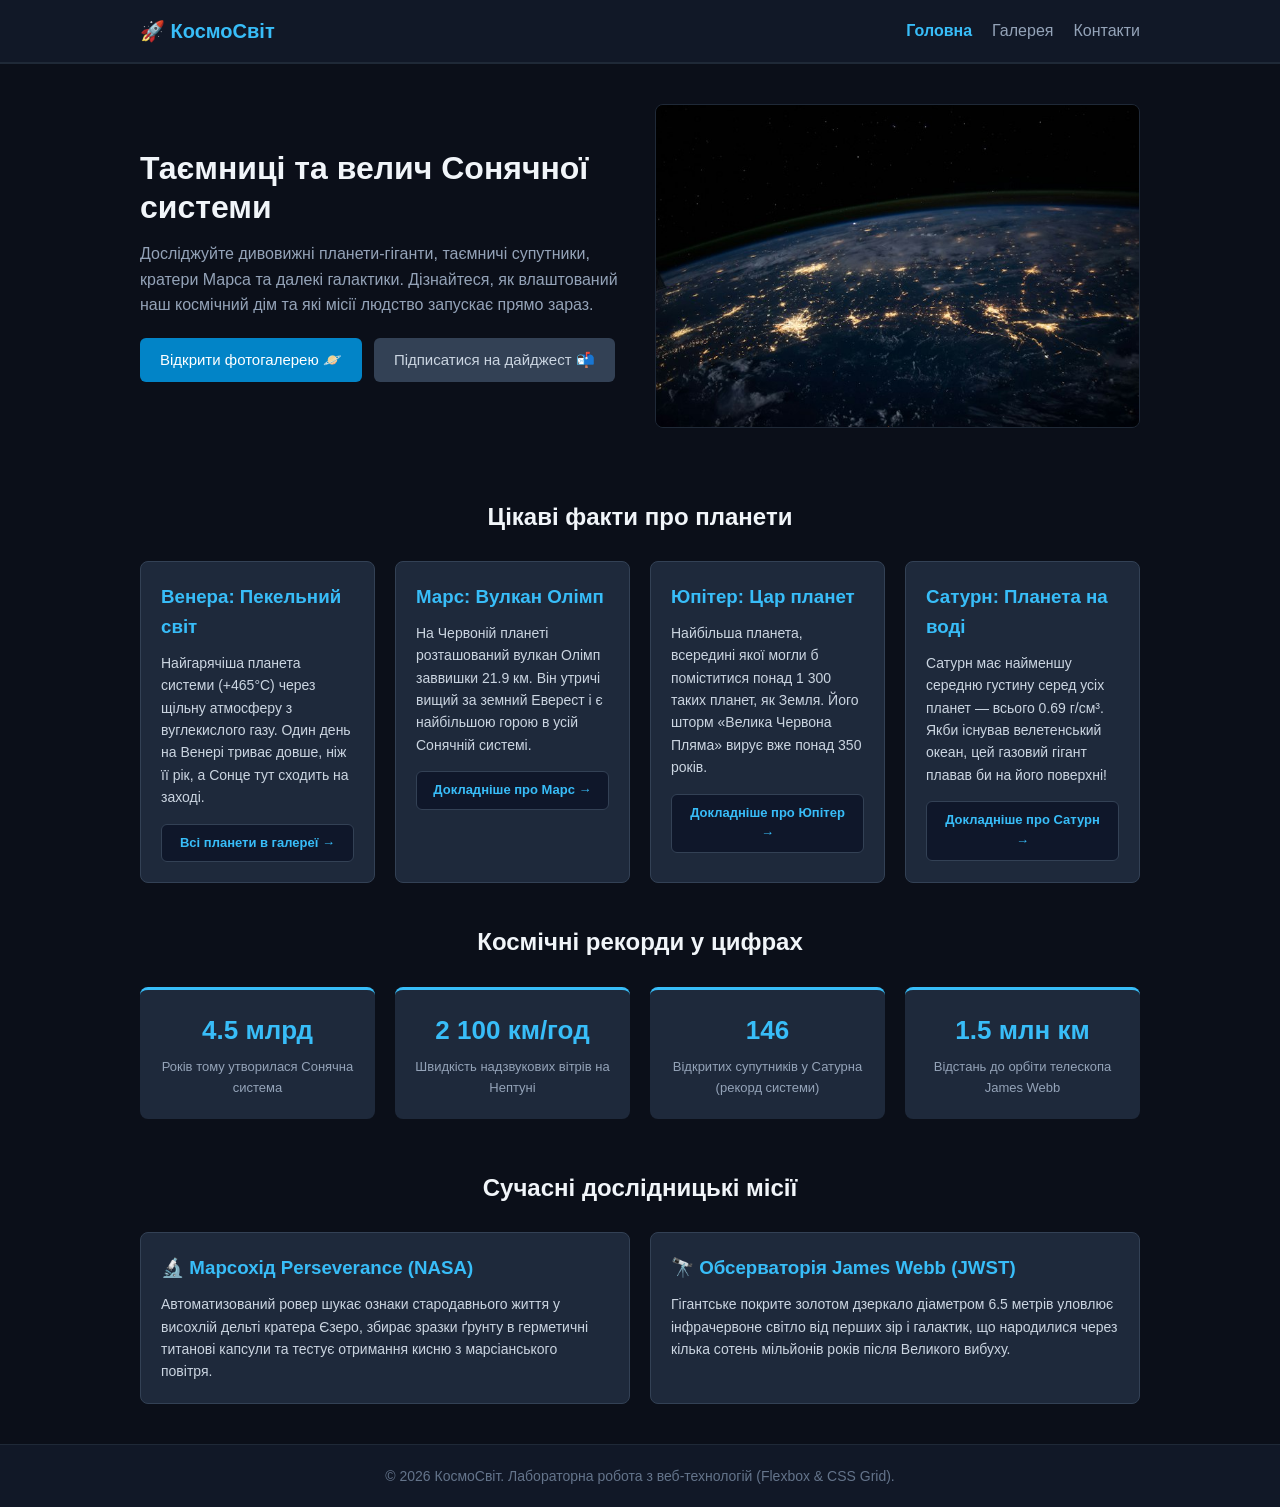
<file: index.html>
<!DOCTYPE html>
<html lang="uk">
<head>
  <meta charset="UTF-8">
  <meta name="viewport" content="width=device-width, initial-scale=1.0">
  <title>КосмоСвіт — Головна | Лабораторна робота №1</title>
  <link rel="stylesheet" href="style.css">
</head>
<body>

  <!-- Шапка сайту (Flexbox) -->
  <header>
    <div class="container nav-container">
      <div class="logo">🚀 КосмоСвіт</div>
      <nav>
        <ul class="nav-menu">
          <li><a href="index.html" class="nav-link active">Головна</a></li>
          <li><a href="gallery.html" class="nav-link">Галерея</a></li>
          <li><a href="contact.html" class="nav-link">Контакти</a></li>
        </ul>
      </nav>
    </div>
  </header>

  <main class="container">
    <!-- Hero-блок (Flexbox) -->
    <section class="hero">
      <div class="hero-text">
        <h1>Таємниці та велич Сонячної системи</h1>
        <p>
          Досліджуйте дивовижні планети-гіганти, таємничі супутники, кратери Марса та далекі галактики. 
          Дізнайтеся, як влаштований наш космічний дім та які місії людство запускає прямо зараз.
        </p>
        <div style="display: flex; gap: 12px; flex-wrap: wrap;">
          <a href="gallery.html" class="btn">Відкрити фотогалерею 🪐</a>
          <a href="contact.html" class="btn btn-secondary">Підписатися на дайджест 📬</a>
        </div>
      </div>
      <div class="hero-image">
        <img src="images/hero.jpg" alt="Вид на Землю з космосу вночі">
      </div>
    </section>

    <!-- Секція огляду планет (Flexbox) -->
    <section class="cards-section">
      <h2>Цікаві факти про планети</h2>
      <div class="cards-container">
        
        <article class="card">
          <h3>Венера: Пекельний світ</h3>
          <p>
            Найгарячіша планета системи (+465°C) через щільну атмосферу з вуглекислого газу. 
            Один день на Венері триває довше, ніж її рік, а Сонце тут сходить на заході.
          </p>
          <a href="gallery.html" class="btn-detail" style="margin-top: 15px;">Всі планети в галереї →</a>
        </article>

        <article class="card">
          <h3>Марс: Вулкан Олімп</h3>
          <p>
            На Червоній планеті розташований вулкан Олімп заввишки 21.9 км. 
            Він утричі вищий за земний Еверест і є найбільшою горою в усій Сонячній системі.
          </p>
          <a href="details.html?id=mars" class="btn-detail" style="margin-top: 15px;">Докладніше про Марс →</a>
        </article>

        <article class="card">
          <h3>Юпітер: Цар планет</h3>
          <p>
            Найбільша планета, всередині якої могли б поміститися понад 1 300 таких планет, як Земля. 
            Його шторм «Велика Червона Пляма» вирує вже понад 350 років.
          </p>
          <a href="details.html?id=jupiter" class="btn-detail" style="margin-top: 15px;">Докладніше про Юпітер →</a>
        </article>

        <article class="card">
          <h3>Сатурн: Планета на воді</h3>
          <p>
            Сатурн має найменшу середню густину серед усіх планет — всього 0.69 г/см³. 
            Якби існував велетенський океан, цей газовий гігант плавав би на його поверхні!
          </p>
          <a href="details.html?id=saturn" class="btn-detail" style="margin-top: 15px;">Докладніше про Сатурн →</a>
        </article>

      </div>
    </section>

    <!-- Секція рекордів Сонячної системи (Flexbox) -->
    <section class="facts-section">
      <h2>Космічні рекорди у цифрах</h2>
      <div class="facts-grid">
        
        <div class="fact-item">
          <div class="fact-number">4.5 млрд</div>
          <div class="fact-label">Років тому утворилася Сонячна система</div>
        </div>

        <div class="fact-item">
          <div class="fact-number">2 100 км/год</div>
          <div class="fact-label">Швидкість надзвукових вітрів на Нептуні</div>
        </div>

        <div class="fact-item">
          <div class="fact-number">146</div>
          <div class="fact-label">Відкритих супутників у Сатурна (рекорд системи)</div>
        </div>

        <div class="fact-item">
          <div class="fact-number">1.5 млн км</div>
          <div class="fact-label">Відстань до орбіти телескопа James Webb</div>
        </div>

      </div>
    </section>

    <!-- Секція сучасних місій (Flexbox) -->
    <section class="cards-section" style="padding-top: 0;">
      <h2>Сучасні дослідницькі місії</h2>
      <div class="cards-container">
        
        <article class="card" style="flex: 1 1 320px;">
          <h3>🔬 Марсохід Perseverance (NASA)</h3>
          <p>
            Автоматизований ровер шукає ознаки стародавнього життя у висохлій дельті кратера Єзеро, 
            збирає зразки ґрунту в герметичні титанові капсули та тестує отримання кисню з марсіанського повітря.
          </p>
        </article>

        <article class="card" style="flex: 1 1 320px;">
          <h3>🔭 Обсерваторія James Webb (JWST)</h3>
          <p>
            Гігантське покрите золотом дзеркало діаметром 6.5 метрів уловлює інфрачервоне світло від перших зір і галактик, 
            що народилися через кілька сотень мільйонів років після Великого вибуху.
          </p>
        </article>

      </div>
    </section>
  </main>

  <!-- Підвал сайту -->
  <footer>
    <div class="container">
      <p>© 2026 КосмоСвіт. Лабораторна робота з веб-технологій (Flexbox & CSS Grid).</p>
    </div>
  </footer>

</body>
</html>
</file>
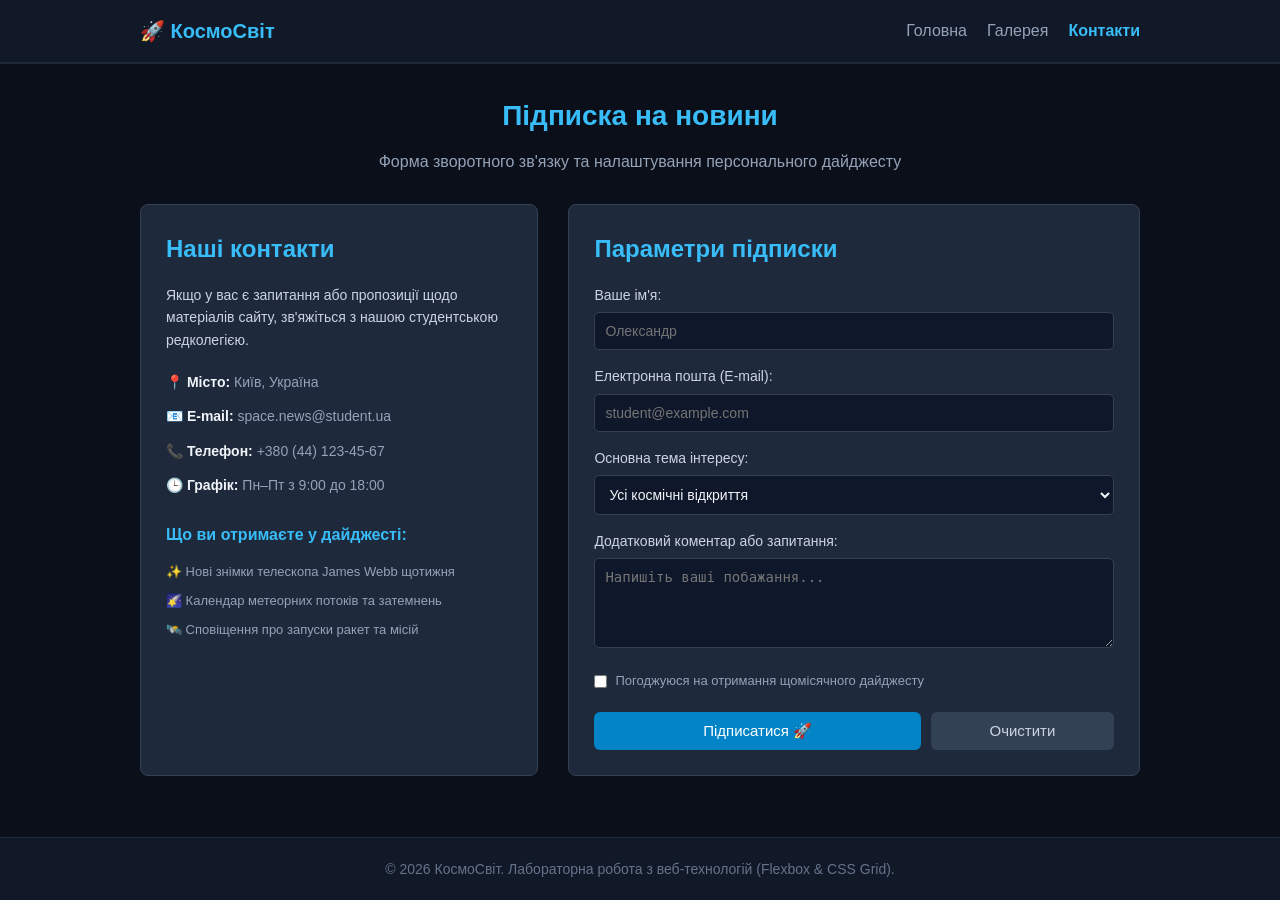
<file: contact.html>
<!DOCTYPE html>
<html lang="uk">
<head>
  <meta charset="UTF-8">
  <meta name="viewport" content="width=device-width, initial-scale=1.0">
  <title>КосмоСвіт — Контакти та Підписка | Flexbox</title>
  <link rel="stylesheet" href="style.css">
</head>
<body>

  <!-- Шапка сайту (Flexbox) -->
  <header>
    <div class="container nav-container">
      <div class="logo">🚀 КосмоСвіт</div>
      <nav>
        <ul class="nav-menu">
          <li><a href="index.html" class="nav-link">Головна</a></li>
          <li><a href="gallery.html" class="nav-link">Галерея</a></li>
          <li><a href="contact.html" class="nav-link active">Контакти</a></li>
        </ul>
      </nav>
    </div>
  </header>

  <main class="container">
    <h1 class="page-title">Підписка на новини</h1>
    <p class="page-subtitle">Форма зворотного зв'язку та налаштування персонального дайджесту</p>

    <!-- Секція контактів (Flexbox) -->
    <section class="contact-section">
      <div class="contact-layout">

        <!-- Лівий блок: Контакти та переваги -->
        <div class="contact-info">
          <h2>Наші контакти</h2>
          <p>
            Якщо у вас є запитання або пропозиції щодо матеріалів сайту, зв'яжіться з нашою студентською редколегією.
          </p>

          <ul class="contact-list">
            <li><strong>📍 Місто:</strong> Київ, Україна</li>
            <li><strong>📧 E-mail:</strong> space.news@student.ua</li>
            <li><strong>📞 Телефон:</strong> +380 (44) 123-45-67</li>
            <li><strong>🕒 Графік:</strong> Пн–Пт з 9:00 до 18:00</li>
          </ul>

          <h3 style="margin-top: 25px; color: #38bdf8; font-size: 16px;">Що ви отримаєте у дайджесті:</h3>
          <ul class="perks-list">
            <li>✨ Нові знімки телескопа James Webb щотижня</li>
            <li>🌠 Календар метеорних потоків та затемнень</li>
            <li>🛰️ Сповіщення про запуски ракет та місій</li>
          </ul>
        </div>

        <!-- Правий блок: Форма підписки (Flexbox) -->
        <div class="contact-form-wrapper">
          <h2>Параметри підписки</h2>
          
          <form id="subscribeForm" onsubmit="handleFormSubmit(event)">
            
            <div class="form-group">
              <label for="name">Ваше ім'я:</label>
              <input type="text" id="name" name="name" placeholder="Олександр" required>
            </div>

            <div class="form-group">
              <label for="email">Електронна пошта (E-mail):</label>
              <input type="email" id="email" name="email" placeholder="student@example.com" required>
            </div>

            <div class="form-group">
              <label for="topic">Основна тема інтересу:</label>
              <select id="topic" name="topic">
                <option value="Усі відкриття Всесвіту">Усі космічні відкриття</option>
                <option value="Дослідження планет і Марса">Дослідження планет і Марса</option>
                <option value="Орбітальні телескопи та знімки">Орбітальні телескопи (Hubble & JWST)</option>
              </select>
            </div>

            <div class="form-group">
              <label for="comment">Додатковий коментар або запитання:</label>
              <textarea id="comment" name="comment" placeholder="Напишіть ваші побажання..."></textarea>
            </div>

            <div class="checkbox-group" style="display: flex; gap: 8px; margin-bottom: 20px; font-size: 13px; color: #94a3b8;">
              <input type="checkbox" id="agree" required>
              <label for="agree">Погоджуюся на отримання щомісячного дайджесту</label>
            </div>

            <!-- Кнопки: Відправити та Скинути -->
            <div class="form-actions">
              <button type="submit" class="btn" style="flex: 2;">Підписатися 🚀</button>
              <button type="reset" class="btn btn-secondary" style="flex: 1;" onclick="hideMessage()">Очистити</button>
            </div>
          </form>

          <!-- Повідомлення про успіх (з'являється при відправці) -->
          <div id="successMessage" class="success-message">
            ✅ <strong>Дякуємо, <span id="userNameDisplay">користувачу</span>!</strong><br>
            Вашу підписку оформлено. Свіжі матеріали за темою «<span id="userTopicDisplay"></span>» надсилатимуться на вашу пошту.
          </div>
        </div>

      </div>
    </section>
  </main>

  <!-- Простий скрипт для обробки форми -->
  <script>
    function handleFormSubmit(event) {
      event.preventDefault(); // Забороняємо перезавантаження сторінки
      
      const name = document.getElementById('name').value;
      const topic = document.getElementById('topic').value;
      
      // Вставляємо введені дані в блок подяки
      document.getElementById('userNameDisplay').textContent = name;
      document.getElementById('userTopicDisplay').textContent = topic;
      
      // Показуємо повідомлення про успіх
      document.getElementById('successMessage').style.display = 'block';
      
      // Скидаємо поля форми
      document.getElementById('subscribeForm').reset();
    }

    function hideMessage() {
      document.getElementById('successMessage').style.display = 'none';
    }
  </script>

  <!-- Підвал сайту -->
  <footer>
    <div class="container">
      <p>© 2026 КосмоСвіт. Лабораторна робота з веб-технологій (Flexbox & CSS Grid).</p>
    </div>
  </footer>

</body>
</html>
</file>
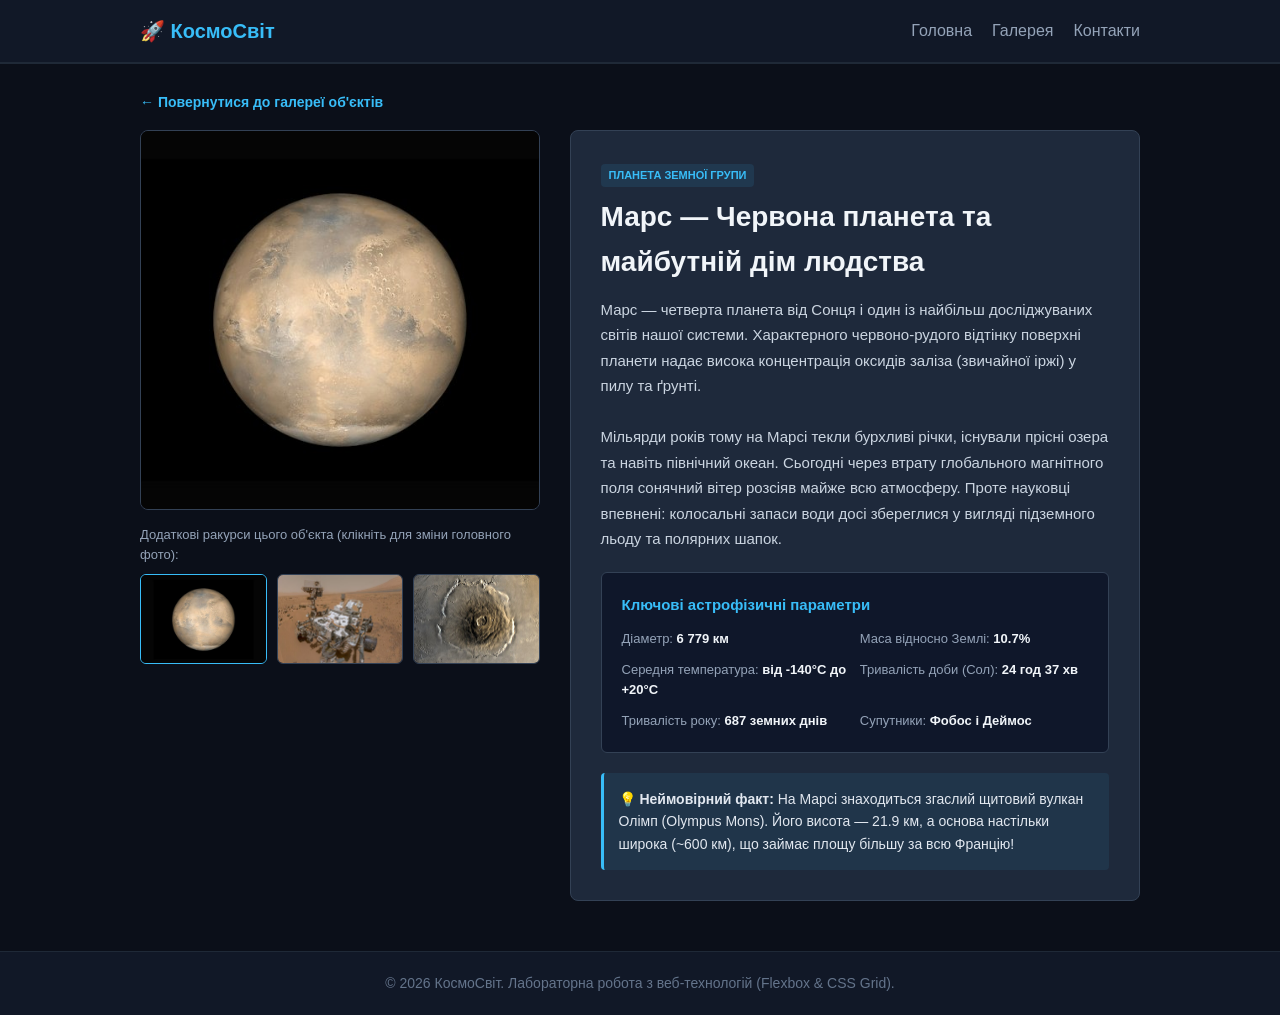
<file: details.html>
<!DOCTYPE html>
<html lang="uk">
<head>
  <meta charset="UTF-8">
  <meta name="viewport" content="width=device-width, initial-scale=1.0">
  <title>КосмоСвіт — Детальна інформація про об'єкт</title>
  <link rel="stylesheet" href="style.css">
</head>
<body>

  <!-- Шапка сайту (Flexbox) -->
  <header>
    <div class="container nav-container">
      <div class="logo">🚀 КосмоСвіт</div>
      <nav>
        <ul class="nav-menu">
          <li><a href="index.html" class="nav-link">Головна</a></li>
          <li><a href="gallery.html" class="nav-link">Галерея</a></li>
          <li><a href="contact.html" class="nav-link">Контакти</a></li>
        </ul>
      </nav>
    </div>
  </header>

  <main class="container">
    <!-- Навігація назад -->
    <div class="back-nav">
      <a href="gallery.html" class="back-link">← Повернутися до галереї об'єктів</a>
    </div>

    <!-- Основний макет деталей (Flexbox) -->
    <section class="detail-layout">
      
      <!-- Ліва колонка: Фотографії та мініатюри вибраного об'єкта -->
      <div class="detail-media">
        <img id="mainImage" src="images/mars.jpg" alt="Космічний об'єкт" class="detail-main-img">
        
        <p style="font-size: 13px; color: #94a3b8; margin-bottom: 8px;">
          Додаткові ракурси цього об'єкта (клікніть для зміни головного фото):
        </p>
        <div id="thumbsContainer" class="detail-thumbs">
          <!-- Мініатюри вибраного об'єкта -->
        </div>
      </div>

      <!-- Права колонка: Детальний опис та характеристики -->
      <div class="detail-content">
        <span id="objectTag" class="card-tag">Планета</span>
        <h1 id="objectTitle" class="detail-title">Назва об'єкта</h1>
        
        <div id="objectStory" class="detail-text">
          <!-- Розгорнутий текст статті -->
        </div>

        <div class="detail-specs-box">
          <h4>Ключові астрофізичні параметри</h4>
          <div id="objectSpecs" class="detail-specs-grid">
            <!-- Параметри -->
          </div>
        </div>

        <div id="objectTrivia" class="detail-trivia">
          <!-- Цікавий факт -->
        </div>
      </div>

    </section>
  </main>

  <!-- База даних: індивідуальні фото та контент для кожного об'єкта -->
  <script>
    const spaceData = {
      mars: {
        title: "Марс — Червона планета та майбутній дім людства",
        tag: "Планета земної групи",
        mainImage: "images/mars.jpg",
        thumbs: [
          { src: "images/mars.jpg", label: "Диск Марса" },
          { src: "images/mars_surface.jpg", label: "Марсохід на поверхні" },
          { src: "images/mars_olympus.jpg", label: "Вулкан Олімп" }
        ],
        story: `
          <p>Марс — четверта планета від Сонця і один із найбільш досліджуваних світів нашої системи. 
          Характерного червоно-рудого відтінку поверхні планети надає висока концентрація оксидів заліза (звичайної іржі) у пилу та ґрунті.</p>
          <br>
          <p>Мільярди років тому на Марсі текли бурхливі річки, існували прісні озера та навіть північний океан. 
          Сьогодні через втрату глобального магнітного поля сонячний вітер розсіяв майже всю атмосферу. 
          Проте науковці впевнені: колосальні запаси води досі збереглися у вигляді підземного льоду та полярних шапок.</p>
        `,
        specs: [
          { label: "Діаметр", val: "6 779 км" },
          { label: "Маса відносно Землі", val: "10.7%" },
          { label: "Середня температура", val: "від -140°C до +20°C" },
          { label: "Тривалість доби (Сол)", val: "24 год 37 хв" },
          { label: "Тривалість року", val: "687 земних днів" },
          { label: "Супутники", val: "Фобос і Деймос" }
        ],
        trivia: "💡 <strong>Неймовірний факт:</strong> На Марсі знаходиться згаслий щитовий вулкан Олімп (Olympus Mons). Його висота — 21.9 км, а основа настільки широка (~600 км), що займає площу більшу за всю Францію!"
      },

      jupiter: {
        title: "Юпітер — Найвеличніший газовий гігант",
        tag: "Газовий гігант",
        mainImage: "images/jupiter.jpg",
        thumbs: [
          { src: "images/jupiter.jpg", label: "Загальний вигляд" },
          { src: "images/jupiter_spot.jpg", label: "Велика Червона Пляма" },
          { src: "images/jupiter_clouds.jpg", label: "Хмари та вихори (Juno)" }
        ],
        story: `
          <p>Юпітер — найбільша планета Сонячної системи. Його маса у 2.5 рази перевищує масу всіх інших планет разом узятих. 
          Юпітер діє як гігантський космічний щит для Землі: його колосальна гравітація притягує та поглинає комети й астероїди.</p>
          <br>
          <p>Планета не має твердої поверхні — у глибині тиск настільки високий, що газоподібний водень переходить спочатку в рідкий стан, 
          а потім у рідкий металевий стан із фантастичною електропровідністю, породжуючи найпотужніше магнітне поле в системі.</p>
        `,
        specs: [
          { label: "Діаметр", val: "139 820 км (11 Земель)" },
          { label: "Маса", val: "318 мас Землі" },
          { label: "Швидкість обертання", val: "Доба триває лише 9 год 55 хв" },
          { label: "Кількість супутників", val: "95 відкритих" },
          { label: "Температура у хмарах", val: "Близько -110°C" },
          { label: "Атмосфера", val: "90% Водень, 10% Гелій" }
        ],
        trivia: "💡 <strong>Неймовірний факт:</strong> Шторм «Велика Червона Пляма» настільки велетенський, що в його межах спокійно поміститься вся планета Земля. Цей ураган вирує вже щонайменше 350 років!"
      },

      saturn: {
        title: "Сатурн — Володар дивовижних кілець",
        tag: "Газовий гігант",
        mainImage: "images/saturn.jpg",
        thumbs: [
          { src: "images/saturn.jpg", label: "Планета з кільцями" },
          { src: "images/saturn_rings.jpg", label: "Кільця зблизька (Cassini)" },
          { src: "images/saturn_storm.jpg", label: "Тінь кілець на планеті" }
        ],
        story: `
          <p>Сатурн — шоста планета від Сонця і другий за розміром гігант. Його головна візитівка — грандіозна система концентричних кілець. 
          Кільця складаються з мільярдів окремих уламків: від дрібних порошинок льоду до крижаних брил розміром із приватний будинок.</p>
          <br>
          <p>Навколо Сатурна обертається справжня свита зі 146 відомих супутників. Найбільший серед них — Титан, який має щільну азотну атмосферу, 
          хмари та повноцінні озера й річки з рідкого метану та етану.</p>
        `,
        specs: [
          { label: "Діаметр екватора", val: "116 460 км" },
          { label: "Ширина системи кілець", val: "282 000 км" },
          { label: "Товщина кілець", val: "Всього від 10 до 100 метрів!" },
          { label: "Середня густина", val: "0.69 г/см³ (менша за воду)" },
          { label: "Кількість супутників", val: "146 (рекордсмен)" },
          { label: "Рік на Сатурні", val: "29.5 земних років" }
        ],
        trivia: "💡 <strong>Неймовірний факт:</strong> Сатурн — єдина планета нашої системи, середня густина якої менша за густину рідкої води. Якби існував гігантський космічний басейн, Сатурн би погойдувався на його поверхні як м'ячик!"
      },

      neptune: {
        title: "Нептун — Крижаний володар надзвукових вітрів",
        tag: "Крижаний велетень",
        mainImage: "images/neptune.jpg",
        thumbs: [
          { src: "images/neptune.jpg", label: "Диск Нептуна" },
          { src: "images/neptune_clouds.jpg", label: "Білі хмари та шторми" },
          { src: "images/neptune_triton.jpg", label: "Крижаний супутник Тритон" }
        ],
        story: `
          <p>Нептун — восьма і найвіддаленіша планета Сонячної системи. Вона розташована у 30 разів далі від Сонця, ніж Земля. 
          Сонячне світло досягає Нептуна лише за 4 години.</p>
          <br>
          <p>Нептун — перша планета, відкрита не завдяки телескопічним спостереженням, а виключно завдяки математичним розрахункам («на кінчику пера»), 
          оскільки її гравітація збурювала траєкторію сусіднього Урана.</p>
        `,
        specs: [
          { label: "Відстань від Сонця", val: "4.5 млрд км" },
          { label: "Швидкість вітрів", val: "До 2 100 км/год" },
          { label: "Температура", val: "Близько -214°C" },
          { label: "Діаметр", val: "49 244 км" },
          { label: "Один оберт навколо Сонця", val: "165 земних років" },
          { label: "Головний супутник", val: "Тритон (вивергає азот)" }
        ],
        trivia: "💡 <strong>Неймовірний факт:</strong> На Нептуні зафіксовано найлютіші вітри серед усіх відомих планет Сонячної системи — їхня швидкість перевищує 2 100 км/год, що майже вдвічі більше за швидкість звуку!"
      },

      moon: {
        title: "Місяць — Космічний супутник та дзеркало Землі",
        tag: "Природний супутник",
        mainImage: "images/moon.jpg",
        thumbs: [
          { src: "images/moon.jpg", label: "Повний Місяць" },
          { src: "images/moon_footprint.jpg", label: "Слід астронавта (Apollo 11)" },
          { src: "images/moon_earthrise.jpg", label: "Схід Землі над Місяцем" }
        ],
        story: `
          <p>Місяць — єдиний природний супутник Землі. За найбільш визнаною науковою гіпотезою, він виник близько 4.5 млрд років тому 
          внаслідок гігантського зіткнення молодої Землі з протопланетою Тейя розміром з Марс.</p>
          <br>
          <p>Місяць завжди повернутий до Землі одним і тим самим боком через так зване припливне захоплення. 
          На ньому зовсім немає атмосфери, тому небо там завжди абсолютно чорне, навіть коли світить яскраве Сонце.</p>
        `,
        specs: [
          { label: "Середня відстань", val: "384 400 км" },
          { label: "Діаметр", val: "3 474 км (~27% від Землі)" },
          { label: "Гравітація", val: "1.62 м/с² (~1/6 від земної)" },
          { label: "Період обертання", val: "27.3 земних діб" },
          { label: "Перепад температур", val: "Від -173°C вночі до +127°C вдень" },
          { label: "Людей на поверхні", val: "12 астронавтів (програма Apollo)" }
        ],
        trivia: "💡 <strong>Неймовірний факт:</strong> Оскільки на Місяці немає ані вітру, ані води, сліди взуття, залишені Нілом Армстронгом та іншими астронавтами у 1969–1972 роках, залишатимуться незмінними понад 100 мільйонів років!"
      },

      iss: {
        title: "Міжнародна Космічна Станція (МКС)",
        tag: "Орбітальна лабораторія",
        mainImage: "images/iss.jpg",
        thumbs: [
          { src: "images/iss.jpg", label: "Станція на орбіті" },
          { src: "images/iss_cupola.jpg", label: "Оглядовий купол Cupola" },
          { src: "images/iss_spacewalk.jpg", label: "Вихід у відкритий космос" }
        ],
        story: `
          <p>МКС — найбільший рукотворний об'єкт на орбіті Землі. Станція рухається на висоті приблизно 400–420 км над рівнем океану. 
          Це спільний глобальний проєкт космічних агентств NASA, ESA, JAXA та CSA.</p>
          <br>
          <p>На борту МКС космонавти й астронавти постійно живуть і працюють безперервно з листопада 2000 року. 
          Тут проводяться сотні біологічних, фізичних та матеріалознавчих експериментів в умовах мікрогравітації.</p>
        `,
        specs: [
          { label: "Орбітальна швидкість", val: "27 600 км/год (7.66 км/с)" },
          { label: "Час одного витка", val: "Приблизно 90-92 хвилини" },
          { label: "Висота орбіти", val: "400 - 420 км" },
          { label: "Маса станції", val: "Близько 450 тонн" },
          { label: "Розмах сонячних батарей", val: "109 метрів (як футбольне поле)" },
          { label: "Сходів сонця на добу", val: "16 разів" }
        ],
        trivia: "💡 <strong>Неймовірний факт:</strong> Завдяки шаленій швидкості польоту (7.7 км за кожну секунду!) екіпаж станції зустрічає схід і захід Сонця кожні 45 хвилин — тобто цілих 16 світанків на добу!"
      },

      andromeda: {
        title: "Галактика Андромеди (M31) — Острів із трильйона зір",
        tag: "Спіральна галактика",
        mainImage: "images/andromeda.jpg",
        thumbs: [
          { src: "images/andromeda.jpg", label: "Спіральні рукави" },
          { src: "images/andromeda_core.jpg", label: "Галактичне ядро (H-alpha)" },
          { src: "images/andromeda_spitzer.jpg", label: "Інфрачервоний вигляд (Spitzer)" }
        ],
        story: `
          <p>Галактика Андромеди — гігантська спіральна зоряна система, найближча велика сусідка нашого Чумацького Шляху. 
          Вона налічує близько одного трильйона зір, що вдвічі більше, ніж у нашій рідній галактиці.</p>
          <br>
          <p>Світлу, яке ми бачимо сьогодні в телескопи від Андромеди, знадобилося 2.5 мільйони років, щоб долетіти до Землі. 
          Це означає, що ми бачимо її такою, якою вона була в епоху ранніх предків людини.</p>
        `,
        specs: [
          { label: "Відстань від Землі", val: "2.52 млн світлових років" },
          { label: "Діаметр диска", val: "Близько 220 000 св. років" },
          { label: "Кількість зір", val: "~1 000 000 000 000" },
          { label: "Швидкість зближення", val: "110 км/с" },
          { label: "Маса системи", val: "~1.5 трлн мас Сонця" },
          { label: "Центральний об'єкт", val: "Надмасивна чорна діра" }
        ],
        trivia: "💡 <strong>Неймовірний факт:</strong> Приблизно через 4.5 мільярда років галактика Андромеди зіллється з нашим Чумацьким Шляхом. Утвориться єдина гігантська еліптична галактика, яку астрономи вже назвали «Мілкомеда»!"
      },

      nebula: {
        title: "Туманність Бульбашка (NGC 7635) — Зоряний міхур",
        tag: "Емісійна туманність",
        mainImage: "images/nebula.jpg",
        thumbs: [
          { src: "images/nebula.jpg", label: "Сяючий міхур (HST)" },
          { src: "images/nebula_bubble.jpg", label: "Детальний знімок оболонки" },
          { src: "images/nebula_wide.jpg", label: "Стовпи газу та пилу" }
        ],
        story: `
          <p>Туманність Бульбашка (Bubble Nebula) — разюча космічна структура у сузір'ї Кассіопеї. 
          Це гігантська сяюча оболонка іонізованого газу, вибита в міжзоряному просторі потужним вітром молодої гарячої зірки.</p>
          <br>
          <p>Зірка в центрі туманності (SAO 20575) має масу приблизно у 45 разів більшу за наше Сонце і випромінює у сотні тисяч разів більше світла. 
          Зоряний вітер зі швидкістю понад 100 000 км/год роздуває навколишній холодний газ у майже ідеальну сферу.</p>
        `,
        specs: [
          { label: "Діаметр бульбашки", val: "7 світлових років" },
          { label: "Відстань від Землі", val: "7 100 світлових років" },
          { label: "Сузір'я", val: "Кассіопея" },
          { label: "Відкривач", val: "Вільям Гершель (1787 р.)" },
          { label: "Центральна зоря", val: "Масивний надгігант класу O" },
          { label: "Світіння", val: "Іонізований водень та кисень" }
        ],
        trivia: "💡 <strong>Неймовірний факт:</strong> Діаметр цього «мильного міхура» в космосі становить 7 світлових років — це майже у півтора рази більше, ніж уся відстань від нашого Сонця до найближчої до нас зірки Проксима Центавра!"
      },

      rocket: {
        title: "Сучасне ракетобудування та місії у Глибокий Космос",
        tag: "Космічні технології",
        mainImage: "images/rocket.jpg",
        thumbs: [
          { src: "images/rocket.jpg", label: "Старт Falcon Heavy" },
          { src: "images/rocket_night.jpg", label: "Нічний запуск місії" },
          { src: "images/hero.jpg", label: "Вид з навколоземної орбіти" }
        ],
        story: `
          <p>Людство увійшло в нову еру дослідження Всесвіту. Завдяки багаторазовим ракетним системам, 
          таким як Falcon 9 та Falcon Heavy від SpaceX, вартість виведення корисного навантаження на орбіту знизилася майже в 10 разів.</p>
          <br>
          <p>Прямо зараз міжнародна спільнота готує реалізацію масштабної місячної програми <strong>Artemis</strong>. 
          Її мета — не просто знову відвідати Місяць, а побудувати на його орбіті постійну станцію Gateway та постійну базу на південному полюсі.</p>
        `,
        specs: [
          { label: "Ракета на фото", val: "Falcon Heavy (SpaceX)" },
          { label: "Висота", val: "70 метрів" },
          { label: "Тяга при старті", val: "Понад 22 800 кН" },
          { label: "Корисне навантаження", val: "До 64 тонн на низьку орбіту" },
          { label: "Місячна місія", val: "Artemis III (пілотована висадка)" },
          { label: "Перспективна мета", val: "Політ на Марс у 2030-х роках" }
        ],
        trivia: "💡 <strong>Неймовірний факт:</strong> Перші ступені важкої ракети Falcon Heavy повертаються назад на Землю самостійно і синхронно здійснюють вертикальну посадку на реактивних двигунах, заощаджуючи десятки мільйонів доларів на кожному пуску!"
      }
    };

    // Отримання ID з рядка запиту URL (?id=mars)
    const urlParams = new URLSearchParams(window.location.search);
    const objectId = urlParams.get('id') || 'mars';
    const currentData = spaceData[objectId] || spaceData['mars'];

    // Заповнення текстового контенту
    document.title = "КосмоСвіт — " + currentData.title;
    document.getElementById('objectTag').textContent = currentData.tag;
    document.getElementById('objectTitle').textContent = currentData.title;
    document.getElementById('objectStory').innerHTML = currentData.story;
    document.getElementById('objectTrivia').innerHTML = currentData.trivia;

    // Головне фото
    const mainImg = document.getElementById('mainImage');
    mainImg.src = currentData.mainImage;
    mainImg.alt = currentData.title;

    // Заповнення характеристик
    const specsContainer = document.getElementById('objectSpecs');
    specsContainer.innerHTML = '';
    currentData.specs.forEach(s => {
      const item = document.createElement('div');
      item.innerHTML = `<span>${s.label}:</span> <strong>${s.val}</strong>`;
      specsContainer.appendChild(item);
    });

    // Заповнення виключно власних мініатюр вибраного об'єкта
    const thumbsContainer = document.getElementById('thumbsContainer');
    thumbsContainer.innerHTML = '';
    currentData.thumbs.forEach((t, index) => {
      const thumb = document.createElement('img');
      thumb.src = t.src;
      thumb.alt = t.label;
      thumb.title = t.label;
      thumb.className = "detail-thumb-img";
      if (index === 0) {
        thumb.style.borderColor = "#38bdf8";
      }
      thumb.onclick = function() {
        mainImg.src = t.src;
        // Підсвічуємо активну мініатюру
        document.querySelectorAll('.detail-thumb-img').forEach(el => el.style.borderColor = "#334155");
        thumb.style.borderColor = "#38bdf8";
      };
      thumbsContainer.appendChild(thumb);
    });
  </script>

  <!-- Підвал сайту -->
  <footer>
    <div class="container">
      <p>© 2026 КосмоСвіт. Лабораторна робота з веб-технологій (Flexbox & CSS Grid).</p>
    </div>
  </footer>

</body>
</html>
</file>
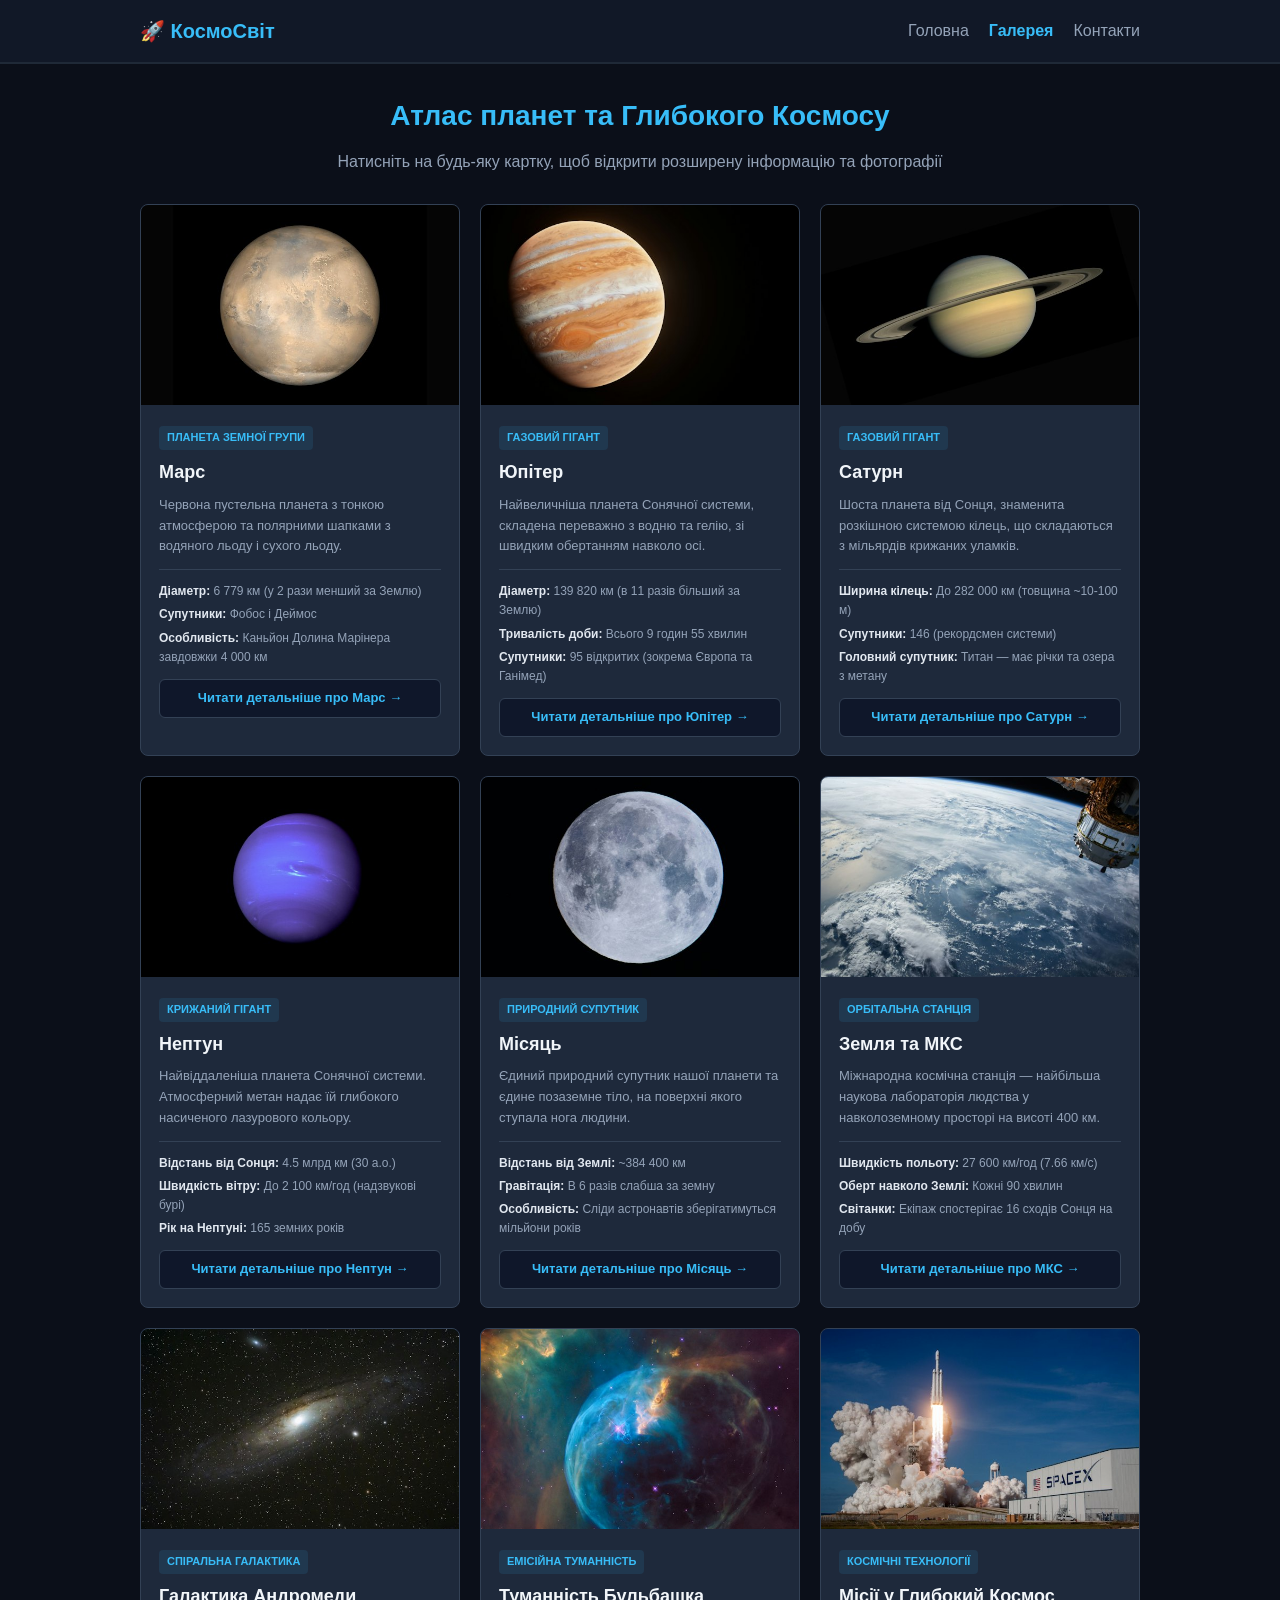
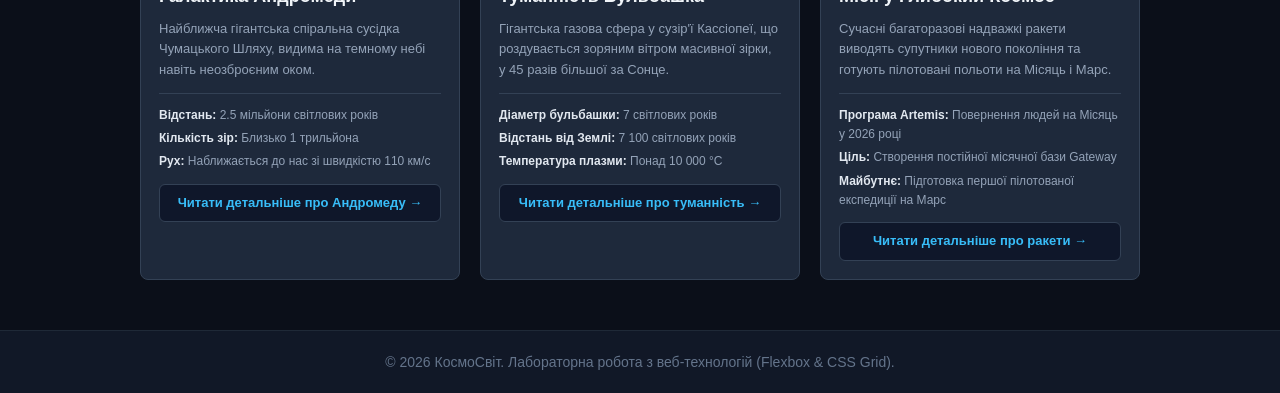
<file: gallery.html>
<!DOCTYPE html>
<html lang="uk">
<head>
  <meta charset="UTF-8">
  <meta name="viewport" content="width=device-width, initial-scale=1.0">
  <title>КосмоСвіт — Галерея планет і космосу | CSS Grid</title>
  <link rel="stylesheet" href="style.css">
</head>
<body>

  <!-- Шапка сайту (Flexbox) -->
  <header>
    <div class="container nav-container">
      <div class="logo">🚀 КосмоСвіт</div>
      <nav>
        <ul class="nav-menu">
          <li><a href="index.html" class="nav-link">Головна</a></li>
          <li><a href="gallery.html" class="nav-link active">Галерея</a></li>
          <li><a href="contact.html" class="nav-link">Контакти</a></li>
        </ul>
      </nav>
    </div>
  </header>

  <main class="container">
    <h1 class="page-title">Атлас планет та Глибокого Космосу</h1>
    <p class="page-subtitle">Натисніть на будь-яку картку, щоб відкрити розширену інформацію та фотографії</p>

    <!-- Сітка галереї (CSS GRID 3x3) -->
    <section class="gallery-section">
      <div class="gallery-grid">

        <!-- Картка 1: Марс -->
        <article class="gallery-item">
          <a href="details.html?id=mars">
            <img src="images/mars.jpg" alt="Планета Марс" loading="lazy">
          </a>
          <div class="gallery-desc">
            <span class="card-tag">Планета земної групи</span>
            <h3><a href="details.html?id=mars">Марс</a></h3>
            <p>Червона пустельна планета з тонкою атмосферою та полярними шапками з водяного льоду і сухого льоду.</p>
            <ul class="item-specs">
              <li><strong>Діаметр:</strong> 6 779 км (у 2 рази менший за Землю)</li>
              <li><strong>Супутники:</strong> Фобос і Деймос</li>
              <li><strong>Особливість:</strong> Каньйон Долина Марінера завдовжки 4 000 км</li>
            </ul>
            <a href="details.html?id=mars" class="btn-detail">Читати детальніше про Марс →</a>
          </div>
        </article>

        <!-- Картка 2: Юпітер -->
        <article class="gallery-item">
          <a href="details.html?id=jupiter">
            <img src="images/jupiter.jpg" alt="Планета Юпітер" loading="lazy">
          </a>
          <div class="gallery-desc">
            <span class="card-tag">Газовий гігант</span>
            <h3><a href="details.html?id=jupiter">Юпітер</a></h3>
            <p>Найвеличніша планета Сонячної системи, складена переважно з водню та гелію, зі швидким обертанням навколо осі.</p>
            <ul class="item-specs">
              <li><strong>Діаметр:</strong> 139 820 км (в 11 разів більший за Землю)</li>
              <li><strong>Тривалість доби:</strong> Всього 9 годин 55 хвилин</li>
              <li><strong>Супутники:</strong> 95 відкритих (зокрема Європа та Ганімед)</li>
            </ul>
            <a href="details.html?id=jupiter" class="btn-detail">Читати детальніше про Юпітер →</a>
          </div>
        </article>

        <!-- Картка 3: Сатурн -->
        <article class="gallery-item">
          <a href="details.html?id=saturn">
            <img src="images/saturn.jpg" alt="Планета Сатурн та кільця">
          </a>
          <div class="gallery-desc">
            <span class="card-tag">Газовий гігант</span>
            <h3><a href="details.html?id=saturn">Сатурн</a></h3>
            <p>Шоста планета від Сонця, знаменита розкішною системою кілець, що складаються з мільярдів крижаних уламків.</p>
            <ul class="item-specs">
              <li><strong>Ширина кілець:</strong> До 282 000 км (товщина ~10-100 м)</li>
              <li><strong>Супутники:</strong> 146 (рекордсмен системи)</li>
              <li><strong>Головний супутник:</strong> Титан — має річки та озера з метану</li>
            </ul>
            <a href="details.html?id=saturn" class="btn-detail">Читати детальніше про Сатурн →</a>
          </div>
        </article>

        <!-- Картка 4: Нептун -->
        <article class="gallery-item">
          <a href="details.html?id=neptune">
            <img src="images/neptune.jpg" alt="Планета Нептун">
          </a>
          <div class="gallery-desc">
            <span class="card-tag">Крижаний гігант</span>
            <h3><a href="details.html?id=neptune">Нептун</a></h3>
            <p>Найвіддаленіша планета Сонячної системи. Атмосферний метан надає їй глибокого насиченого лазурового кольору.</p>
            <ul class="item-specs">
              <li><strong>Відстань від Сонця:</strong> 4.5 млрд км (30 а.о.)</li>
              <li><strong>Швидкість вітру:</strong> До 2 100 км/год (надзвукові бурі)</li>
              <li><strong>Рік на Нептуні:</strong> 165 земних років</li>
            </ul>
            <a href="details.html?id=neptune" class="btn-detail">Читати детальніше про Нептун →</a>
          </div>
        </article>

        <!-- Картка 5: Місяць -->
        <article class="gallery-item">
          <a href="details.html?id=moon">
            <img src="images/moon.jpg" alt="Місяць">
          </a>
          <div class="gallery-desc">
            <span class="card-tag">Природний супутник</span>
            <h3><a href="details.html?id=moon">Місяць</a></h3>
            <p>Єдиний природний супутник нашої планети та єдине позаземне тіло, на поверхні якого ступала нога людини.</p>
            <ul class="item-specs">
              <li><strong>Відстань від Землі:</strong> ~384 400 км</li>
              <li><strong>Гравітація:</strong> В 6 разів слабша за земну</li>
              <li><strong>Особливість:</strong> Сліди астронавтів зберігатимуться мільйони років</li>
            </ul>
            <a href="details.html?id=moon" class="btn-detail">Читати детальніше про Місяць →</a>
          </div>
        </article>

        <!-- Картка 6: Земля та МКС -->
        <article class="gallery-item">
          <a href="details.html?id=iss">
            <img src="images/iss.jpg" alt="Земля та станція МКС">
          </a>
          <div class="gallery-desc">
            <span class="card-tag">Орбітальна станція</span>
            <h3><a href="details.html?id=iss">Земля та МКС</a></h3>
            <p>Міжнародна космічна станція — найбільша наукова лабораторія людства у навколоземному просторі на висоті 400 км.</p>
            <ul class="item-specs">
              <li><strong>Швидкість польоту:</strong> 27 600 км/год (7.66 км/с)</li>
              <li><strong>Оберт навколо Землі:</strong> Кожні 90 хвилин</li>
              <li><strong>Світанки:</strong> Екіпаж спостерігає 16 сходів Сонця на добу</li>
            </ul>
            <a href="details.html?id=iss" class="btn-detail">Читати детальніше про МКС →</a>
          </div>
        </article>

        <!-- Картка 7: Галактика Андромеди -->
        <article class="gallery-item">
          <a href="details.html?id=andromeda">
            <img src="images/andromeda.jpg" alt="Галактика Андромеди">
          </a>
          <div class="gallery-desc">
            <span class="card-tag">Спіральна галактика</span>
            <h3><a href="details.html?id=andromeda">Галактика Андромеди</a></h3>
            <p>Найближча гігантська спіральна сусідка Чумацького Шляху, видима на темному небі навіть неозброєним оком.</p>
            <ul class="item-specs">
              <li><strong>Відстань:</strong> 2.5 мільйони світлових років</li>
              <li><strong>Кількість зір:</strong> Близько 1 трильйона</li>
              <li><strong>Рух:</strong> Наближається до нас зі швидкістю 110 км/с</li>
            </ul>
            <a href="details.html?id=andromeda" class="btn-detail">Читати детальніше про Андромеду →</a>
          </div>
        </article>

        <!-- Картка 8: Туманність Бульбашка -->
        <article class="gallery-item">
          <a href="details.html?id=nebula">
            <img src="images/nebula.jpg" alt="Туманність Бульбашка NGC 7635">
          </a>
          <div class="gallery-desc">
            <span class="card-tag">Емісійна туманність</span>
            <h3><a href="details.html?id=nebula">Туманність Бульбашка</a></h3>
            <p>Гігантська газова сфера у сузір'ї Кассіопеї, що роздувається зоряним вітром масивної зірки, у 45 разів більшої за Сонце.</p>
            <ul class="item-specs">
              <li><strong>Діаметр бульбашки:</strong> 7 світлових років</li>
              <li><strong>Відстань від Землі:</strong> 7 100 світлових років</li>
              <li><strong>Температура плазми:</strong> Понад 10 000 °C</li>
            </ul>
            <a href="details.html?id=nebula" class="btn-detail">Читати детальніше про туманність →</a>
          </div>
        </article>

        <!-- Картка 9: Дослідження космосу -->
        <article class="gallery-item">
          <a href="details.html?id=rocket">
            <img src="images/rocket.jpg" alt="Запуск ракети Falcon Heavy">
          </a>
          <div class="gallery-desc">
            <span class="card-tag">Космічні технології</span>
            <h3><a href="details.html?id=rocket">Місії у Глибокий Космос</a></h3>
            <p>Сучасні багаторазові надважкі ракети виводять супутники нового покоління та готують пілотовані польоти на Місяць і Марс.</p>
            <ul class="item-specs">
              <li><strong>Програма Artemis:</strong> Повернення людей на Місяць у 2026 році</li>
              <li><strong>Ціль:</strong> Створення постійної місячної бази Gateway</li>
              <li><strong>Майбутнє:</strong> Підготовка першої пілотованої експедиції на Марс</li>
            </ul>
            <a href="details.html?id=rocket" class="btn-detail">Читати детальніше про ракети →</a>
          </div>
        </article>

      </div>
    </section>
  </main>

  <!-- Підвал сайту -->
  <footer>
    <div class="container">
      <p>© 2026 КосмоСвіт. Лабораторна робота з веб-технологій (Flexbox & CSS Grid).</p>
    </div>
  </footer>

</body>
</html>
</file>
<file: style.css>
/* ==========================================================
   ЛАБОРАТОРНА РОБОТА №1: ВЕБ-ТЕХНОЛОГІЇ
   Тема: Створення адаптивного сайту (Flexbox, CSS Grid, @media)
   ========================================================== */

/* 1. БАЗОВІ СТИЛІ ТА СКИДАННЯ */
* {
  box-sizing: border-box;
  margin: 0;
  padding: 0;
}

body {
  background-color: #0b0f19; /* Темний космічний фон */
  color: #f1f5f9;            /* Світлий читабельний текст */
  font-family: Arial, sans-serif;
  line-height: 1.6;
  min-height: 100vh;
  display: flex;
  flex-direction: column;
}

.container {
  width: 90%;
  max-width: 1000px;
  margin: 0 auto;
}

img {
  max-width: 100%;
  height: auto;
  display: block;
}

a {
  color: inherit;
  text-decoration: none;
}

/* 2. ШАПКА ТА МЕНЮ (FLEXBOX) */
header {
  background-color: #111827;
  padding: 15px 0;
  border-bottom: 2px solid #1f2937;
}

.nav-container {
  display: flex;
  justify-content: space-between;
  align-items: center;
}

.logo {
  font-size: 20px;
  font-weight: bold;
  color: #38bdf8; /* Блакитний акцент */
}

.nav-menu {
  display: flex;
  list-style: none;
  gap: 20px;
}

.nav-link {
  color: #94a3b8;
  font-size: 16px;
  transition: color 0.2s;
}

.nav-link:hover,
.nav-link.active {
  color: #38bdf8;
  font-weight: bold;
}

/* 3. КНОПКИ ТА СТИЛІЗАЦІЯ ТЕКСТУ */
.btn {
  display: inline-block;
  background-color: #0284c7;
  color: #ffffff;
  padding: 10px 20px;
  border-radius: 6px;
  border: none;
  cursor: pointer;
  font-size: 15px;
  transition: background-color 0.2s;
}

.btn:hover {
  background-color: #0369a1;
}

.btn-block {
  width: 100%;
}

.page-title {
  text-align: center;
  margin: 30px 0 10px;
  font-size: 28px;
  color: #38bdf8;
}

.page-subtitle {
  text-align: center;
  color: #94a3b8;
  margin-bottom: 30px;
}

/* 4. ГОЛОВНА СТОРІНКА (INDEX.HTML — FLEXBOX) */
.hero {
  display: flex;
  align-items: center;
  gap: 30px;
  padding: 40px 0;
}

.hero-text {
  flex: 1;
}

.hero-text h1 {
  font-size: 32px;
  margin-bottom: 15px;
  line-height: 1.2;
}

.hero-text p {
  color: #94a3b8;
  margin-bottom: 20px;
}

.hero-image {
  flex: 1;
}

.hero-image img {
  border-radius: 8px;
  border: 1px solid #1f2937;
}

/* Секція карток на головній (Flexbox) */
.cards-section {
  padding: 30px 0 40px;
}

.cards-section h2,
.facts-section h2 {
  text-align: center;
  margin-bottom: 25px;
  color: #f1f5f9;
}

.cards-container {
  display: flex;
  gap: 20px;
  flex-wrap: wrap; /* Дозволяє перенесення карток на новий рядок */
}

.card {
  flex: 1 1 220px; /* Гнучка база для карток */
  background-color: #1e293b;
  padding: 20px;
  border-radius: 8px;
  border: 1px solid #334155;
}

.card h3 {
  margin-bottom: 10px;
  color: #38bdf8;
}

.card p {
  color: #cbd5e1;
  font-size: 14px;
}

/* Секція космічних рекордів (Flexbox) */
.facts-section {
  padding-bottom: 50px;
}

.facts-grid {
  display: flex;
  gap: 20px;
  flex-wrap: wrap;
}

.fact-item {
  flex: 1 1 200px;
  background-color: #1e293b;
  padding: 20px;
  border-radius: 8px;
  border-top: 3px solid #38bdf8;
  text-align: center;
}

.fact-number {
  font-size: 26px;
  font-weight: bold;
  color: #38bdf8;
  margin-bottom: 6px;
}

.fact-label {
  font-size: 13px;
  color: #94a3b8;
}

/* 5. ГАЛЕРЕЯ (GALLERY.HTML — CSS GRID) */
.gallery-section {
  padding-bottom: 50px;
}

.gallery-grid {
  display: grid;
  grid-template-columns: repeat(3, 1fr); /* Рівно 3 колонки на десктопі */
  gap: 20px;
}

.gallery-item {
  background-color: #1e293b;
  border-radius: 8px;
  overflow: hidden;
  border: 1px solid #334155;
  display: flex;
  flex-direction: column;
  transition: transform 0.2s, border-color 0.2s;
}

.gallery-item:hover {
  transform: translateY(-4px);
  border-color: #38bdf8;
}

.btn-detail {
  display: block;
  text-align: center;
  margin-top: 12px;
  background-color: #0f172a;
  border: 1px solid #334155;
  color: #38bdf8;
  padding: 8px 12px;
  border-radius: 6px;
  font-size: 13px;
  font-weight: bold;
  transition: background-color 0.2s, border-color 0.2s;
}

.btn-detail:hover {
  background-color: #0284c7;
  color: #ffffff;
  border-color: #0284c7;
}

/* 6. СТОРІНКА ДЕТАЛЬНОЇ ІНФОРМАЦІЇ (DETAILS.HTML) */
.back-nav {
  margin: 25px 0 15px;
}

.back-link {
  display: inline-flex;
  align-items: center;
  gap: 6px;
  color: #38bdf8;
  font-size: 14px;
  font-weight: bold;
}

.back-link:hover {
  text-decoration: underline;
}

.detail-layout {
  display: flex;
  gap: 30px;
  padding-bottom: 50px;
}

.detail-media {
  flex: 1.1;
}

.detail-main-img {
  width: 100%;
  height: 380px;
  object-fit: cover;
  border-radius: 8px;
  border: 1px solid #334155;
  margin-bottom: 15px;
}

.detail-thumbs {
  display: flex;
  gap: 10px;
}

.detail-thumb-img {
  flex: 1;
  height: 90px;
  object-fit: cover;
  border-radius: 6px;
  border: 1px solid #334155;
  cursor: pointer;
  transition: opacity 0.2s, border-color 0.2s;
}

.detail-thumb-img:hover {
  border-color: #38bdf8;
}

.detail-content {
  flex: 1.4;
  background-color: #1e293b;
  padding: 30px;
  border-radius: 8px;
  border: 1px solid #334155;
}

.detail-title {
  font-size: 28px;
  color: #f1f5f9;
  margin-bottom: 12px;
}

.detail-text {
  color: #cbd5e1;
  font-size: 15px;
  line-height: 1.7;
  margin-bottom: 20px;
}

.detail-specs-box {
  background-color: #0f172a;
  padding: 20px;
  border-radius: 6px;
  border: 1px solid #334155;
  margin-bottom: 20px;
}

.detail-specs-box h4 {
  color: #38bdf8;
  margin-bottom: 12px;
  font-size: 15px;
}

.detail-specs-grid {
  display: grid;
  grid-template-columns: repeat(2, 1fr);
  gap: 10px;
  font-size: 13px;
  color: #94a3b8;
}

.detail-specs-grid strong {
  color: #f1f5f9;
}

.detail-trivia {
  background-color: rgba(56, 189, 248, 0.08);
  border-left: 3px solid #38bdf8;
  padding: 15px;
  border-radius: 4px;
  color: #e2e8f0;
  font-size: 14px;
}

.gallery-item img {
  width: 100%;
  height: 200px;
  object-fit: cover;
}

.gallery-desc {
  padding: 18px;
  flex: 1;
}

.card-tag {
  display: inline-block;
  font-size: 11px;
  font-weight: bold;
  text-transform: uppercase;
  color: #38bdf8;
  background-color: rgba(56, 189, 248, 0.1);
  padding: 3px 8px;
  border-radius: 4px;
  margin-bottom: 8px;
}

.gallery-desc h3 {
  font-size: 18px;
  margin-bottom: 8px;
  color: #f1f5f9;
}

.gallery-desc p {
  font-size: 13px;
  color: #94a3b8;
}

.item-specs {
  list-style: none;
  margin-top: 12px;
  padding-top: 12px;
  border-top: 1px solid #334155;
  font-size: 12px;
  color: #94a3b8;
}

.item-specs li {
  margin-bottom: 4px;
}

.item-specs strong {
  color: #e2e8f0;
}

/* 6. КОНТАКТИ ТА ФОРМА (CONTACT.HTML — FLEXBOX) */
.contact-section {
  padding-bottom: 50px;
}

.contact-layout {
  display: flex;
  gap: 30px;
}

.contact-info {
  flex: 1;
  background-color: #1e293b;
  padding: 25px;
  border-radius: 8px;
  border: 1px solid #334155;
}

.contact-info h2 {
  color: #38bdf8;
  margin-bottom: 15px;
}

.contact-info p {
  color: #cbd5e1;
  margin-bottom: 15px;
  font-size: 14px;
}

.contact-list {
  list-style: none;
  margin-top: 20px;
}

.contact-list li {
  margin-bottom: 12px;
  color: #94a3b8;
  font-size: 14px;
}

.contact-list strong {
  color: #f1f5f9;
}

.contact-form-wrapper {
  flex: 1.5;
  background-color: #1e293b;
  padding: 25px;
  border-radius: 8px;
  border: 1px solid #334155;
}

.contact-form-wrapper h2 {
  margin-bottom: 15px;
  color: #38bdf8;
}

.form-group {
  margin-bottom: 15px;
}

.form-group label {
  display: block;
  margin-bottom: 6px;
  font-size: 14px;
  color: #cbd5e1;
}

.form-group input,
.form-group select,
.form-group textarea {
  width: 100%;
  padding: 10px;
  background-color: #0f172a;
  border: 1px solid #334155;
  border-radius: 5px;
  color: #f1f5f9;
  font-size: 14px;
}

.form-group input:focus,
.form-group select:focus,
.form-group textarea:focus {
  outline: none;
  border-color: #38bdf8;
}

.form-group textarea {
  resize: vertical;
  height: 90px;
}

.form-actions {
  display: flex;
  gap: 10px;
}

.btn-secondary {
  background-color: #334155;
  color: #cbd5e1;
}

.btn-secondary:hover {
  background-color: #475569;
}

/* Блок успішної підписки */
.success-message {
  display: none; /* За замовчуванням прихований */
  margin-top: 20px;
  padding: 15px;
  background-color: #064e3b;
  border: 1px solid #059669;
  border-radius: 6px;
  color: #a7f3d0;
  font-size: 14px;
}

/* Переваги підписки */
.perks-list {
  list-style: none;
  margin-top: 15px;
}

.perks-list li {
  margin-bottom: 8px;
  font-size: 13px;
  color: #94a3b8;
}

/* 7. ПІДВАЛ (FOOTER) */
footer {
  margin-top: auto;
  background-color: #111827;
  padding: 20px 0;
  text-align: center;
  border-top: 1px solid #1f2937;
  color: #64748b;
  font-size: 14px;
}

/* 8. АДАПТИВНІСТЬ ТА МЕДІАЗАПИТИ (@MEDIA) */

/* Планшети (ширина до 850px) */
@media (max-width: 850px) {
  .hero {
    flex-direction: column;
    text-align: center;
  }

  .gallery-grid {
    grid-template-columns: repeat(2, 1fr); /* 2 колонки на планшеті */
  }

  .contact-layout,
  .detail-layout {
    flex-direction: column;
  }
}

/* Смартфони (ширина до 600px) */
@media (max-width: 600px) {
  .nav-container {
    flex-direction: column;
    gap: 12px;
  }

  .cards-container {
    flex-direction: column; /* Картки шикуються в один стовпчик */
  }

  .gallery-grid {
    grid-template-columns: 1fr; /* 1 колонка на телефоні */
  }

  .hero-text h1,
  .detail-title {
    font-size: 24px;
  }

  .detail-main-img {
    height: 250px;
  }

  .detail-specs-grid {
    grid-template-columns: 1fr;
  }
}
</file>
